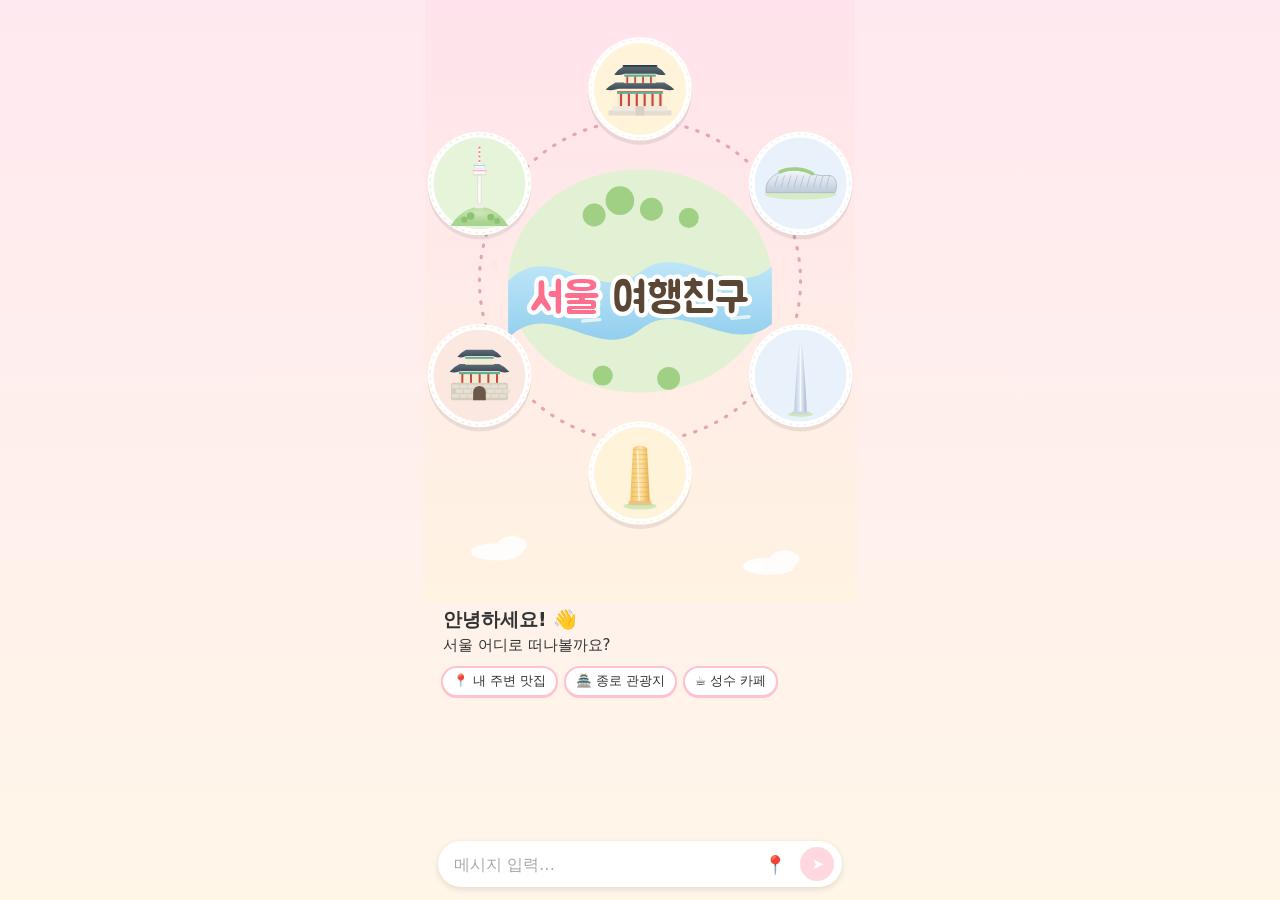
<file: static/index.html>
<!doctype html>
<html lang="ko">
<head>
  <meta charset="utf-8">
  <meta name="viewport" content="width=device-width, initial-scale=1, viewport-fit=cover">
  <meta name="theme-color" content="#ffe9f0">
  <title>서울 여행 친구</title>
  <link rel="preconnect" href="https://fonts.googleapis.com">
  <link rel="preconnect" href="https://fonts.gstatic.com" crossorigin>
  <link rel="stylesheet" href="https://fonts.googleapis.com/css2?family=Jua&amp;display=swap">
  <link rel="stylesheet" href="css/app.css">
</head>
<body>
  <main class="app" id="app">
    <section class="home" id="home"></section>
    <section class="result" id="result" hidden></section>
    <form class="inp" id="inp" autocomplete="off">
      <input id="msg" name="message" type="text" maxlength="500" placeholder="메시지 입력…" aria-label="메시지 입력">
      <button type="button" class="gps" id="gps" aria-label="현재 위치 사용">📍</button>
      <button type="submit" class="send" id="send" aria-label="보내기" disabled>➤</button>
    </form>
  </main>
  <script type="module" src="js/app.js"></script>
</body>
</html>
</file>
<file: static/css/app.css>
/* 서울 여행 친구 — 확정 시안(docs/superpowers/mockups) 색·크기를 393px 폭 기준으로 옮김 */
:root {
  --pink: #ff8fa3;
  --orange: #ff9f43;
  --cream: #fdf6e3;
  --bg-top: #ffe9f0;
  --bg-bottom: #fff6e8;
  --pink-line: #ffc2cf;
  --pink-soft: #ffd6df;
  --ink: #333;
  --brown: #5a4632;
  --muted: #aaa;
}

* { box-sizing: border-box; }
html, body { margin: 0; height: 100%; }
body {
  background: linear-gradient(var(--bg-top), var(--bg-bottom)) fixed;
  color: var(--ink);
  font-family: "Pretendard", "Apple SD Gothic Neo", "Malgun Gothic", "Noto Sans KR", system-ui, sans-serif;
  font-size: 15px;
  -webkit-tap-highlight-color: transparent;
}
button { font: inherit; color: inherit; cursor: pointer; }
[hidden] { display: none !important; }

.app {
  max-width: 430px;
  margin: 0 auto;
  height: 100vh;
  height: 100dvh;
  display: flex;
  flex-direction: column;
  background: linear-gradient(var(--bg-top), var(--bg-bottom));
  overflow: hidden;
  position: relative;
}

/* ---------- 첫 화면 S2a ---------- */
.home { flex: 1; min-height: 0; overflow-y: auto; display: flex; flex-direction: column; }
/* 화면이 짧으면(9:16 휴대폰) 그림이 줄어들어 인사말·칩이 입력창에 가리지 않게 함 (늘어나지는 않음) */
.home-art { display: block; width: 100%; flex: 0 1 auto; min-height: 220px; }
/* 포인터를 따라다니는 🎒 (follower.js) — 클릭을 막지 않음 */
.follower {
  position: fixed; left: 0; top: 0; z-index: 50; pointer-events: none; user-select: none;
  font-size: 24px; line-height: 1; opacity: 0; transition: opacity .35s ease;
  will-change: transform; filter: drop-shadow(0 2px 2px rgba(200, 90, 120, .25));
}
.follower.show { opacity: 1; }
.hello { padding: 4px 18px 10px; line-height: 1.45; font-size: 15px; }
.hello b { font-size: 19px; display: block; margin-bottom: 1px; }
.home-chips { display: flex; flex-wrap: wrap; gap: 6px; padding: 0 16px 12px; }
.home-chip {
  font-size: 12.5px; padding: 5px 10px; border-radius: 999px; background: #fff; white-space: nowrap;
  border: 2px solid var(--pink-line); box-shadow: 0 1px 0 var(--pink-line);
}
.home-chip:active { transform: translateY(1px); box-shadow: none; }

/* ---------- 입력창 ---------- */
.inp {
  margin: 0 13px 13px; flex-shrink: 0;
  display: flex; align-items: center; gap: 8px;
  background: #fff; border-radius: 999px; padding: 6px 8px 6px 16px;
  box-shadow: 0 2px 6px rgba(0, 0, 0, .12);
}
.inp input {
  flex: 1; min-width: 0; border: 0; outline: 0; background: transparent;
  /* 16px 미만이면 iPhone Safari가 입력창을 누를 때 화면을 확대하고 되돌리지 않음 */
  font: inherit; font-size: 16px; color: var(--ink); padding: 5px 0;
}
.inp input::placeholder { color: var(--muted); }
.inp .gps {
  margin-left: auto; border: 0; background: transparent; font-size: 18px;
  width: 34px; height: 34px; border-radius: 50%; display: flex; align-items: center; justify-content: center;
}
/* 보내기: 분홍 동그라미, 글자가 없거나 답을 기다리는 중이면 흐리게 */
.inp .send {
  flex-shrink: 0; border: 0; width: 34px; height: 34px; border-radius: 50%;
  background: var(--pink); color: #fff; font-size: 15px; line-height: 1;
  display: flex; align-items: center; justify-content: center; padding: 0 0 0 2px;
  box-shadow: 0 1px 0 var(--pink-line); transition: opacity .15s ease;
}
.inp .send:disabled { opacity: .35; cursor: default; box-shadow: none; }
.inp .send:not(:disabled):active { transform: translateY(1px); }
.inp .gps.on { background: #e9f1ff; box-shadow: 0 0 0 2px #4f8cff55; }

/* ---------- 일러스트 지도 (시안 result-screen.html) ---------- */
.map {
  position: relative; margin: 0 13px; flex-shrink: 0;
  aspect-ratio: 4 / 3.5; border-radius: 26px; overflow: hidden;
  border: 3px solid #fff; box-shadow: 0 2px 10px rgba(220, 120, 150, .2);
  background: var(--cream);
}
/* 펼친 지도 바로 아래 얇은 손잡이 "▴ 지도 접기" (예전 상단 바 토글 글자 모양 그대로) */
.handle {
  display: block; width: 100%; flex-shrink: 0; text-align: center;
  border: 0; background: none; padding: 4px 0; color: #c07a8a; font-size: 14px;
}
.map svg { position: absolute; inset: 0; width: 100%; height: 100%; display: block; }
.pin {
  position: absolute; transform: translate(-50%, -42px);
  display: flex; flex-direction: column; align-items: center;
  background: none; border: 0; padding: 0; margin: 0;
  font-size: 12px; font-weight: 700; color: var(--brown); z-index: 1;
}
.pin .head {
  width: 36px; height: 36px; border-radius: 50% 50% 50% 0; transform: rotate(-45deg);
  display: flex; align-items: center; justify-content: center;
  border: 2.5px solid #fff; box-shadow: 0 2px 5px rgba(0, 0, 0, .25); transition: transform .15s;
}
.pin .head span { transform: rotate(45deg); font-size: 18px; line-height: 1; }
.pin.on { z-index: 3; }
.pin.on .head { transform: rotate(-45deg) scale(1.25); }
.pin .lbl {
  margin-top: 4px; background: #fff; padding: 1px 8px; border-radius: 9px; white-space: nowrap;
  box-shadow: 0 1px 3px rgba(0, 0, 0, .15); max-width: 130px; overflow: hidden; text-overflow: ellipsis;
}
.pin.on .lbl { margin-top: 9px; }
.pin.nolbl .lbl { visibility: hidden; }
.pin.tour .head { background: var(--pink); }
.pin.food .head { background: var(--orange); }
.me {
  position: absolute; width: 18px; height: 18px; border-radius: 50%; background: #4f8cff;
  border: 3px solid #fff; box-shadow: 0 0 0 8px rgba(79, 140, 255, .2); transform: translate(-50%, -50%); z-index: 0;
}
.legend {
  position: absolute; left: 10px; bottom: 10px; background: #fffd; padding: 3px 10px;
  border-radius: 10px; font-size: 12px; color: var(--brown); z-index: 4;
}
.legend.up { bottom: auto; top: 10px; } /* .top은 상단 바 클래스와 겹쳐서 쓰지 않음 */

/* ---------- 결과 화면 (시안 result-screen.html / result-folded-b.html) ---------- */
.result { flex: 1; min-height: 0; display: flex; flex-direction: column; }
.top {
  display: flex; justify-content: space-between; align-items: center;
  padding: 10px 16px; font-weight: 700; font-size: 17px; flex-shrink: 0;
}
/* 워드마크 시안 A: 랜드마크 배지(40px) + Jua "서울 여행친구" 두 색 */
.top .brand { display: inline-flex; align-items: center; gap: 8px; }
.top .badge { width: 40px; height: 40px; flex-shrink: 0; perspective: 200px; }
.top .badge svg { display: block; width: 40px; height: 40px; }
.top .brand-name {
  font-family: "Jua", "Pretendard", "Apple SD Gothic Neo", "Malgun Gothic", "Noto Sans KR", system-ui, sans-serif;
  font-weight: 400; font-size: 21px; line-height: 1.2; color: var(--brown);
}
.top .brand-name .seoul { color: #ff6f8d; }
/* "새 대화": 예전 상단 "지도 접기" 토글 글자 모양 그대로 */
.top .newchat {
  border: 0; background: none; padding: 4px 0; font-weight: 400; color: #c07a8a; font-size: 14px;
}

/* 정보 카드 */
.card {
  position: relative; margin: 10px 13px 0; flex-shrink: 0;
  background: #fff; border-radius: 22px; box-shadow: 0 6px 16px rgba(200, 90, 120, .15);
  padding: 12px; display: flex; gap: 12px;
  animation: pop .18s ease-out;
}
@keyframes pop { from { transform: translateY(6px); opacity: 0; } to { transform: none; opacity: 1; } }
.card .img {
  position: relative; width: 80px; height: 80px; border-radius: 17px; flex-shrink: 0; overflow: hidden;
  display: flex; align-items: center; justify-content: center; font-size: 36px;
}
.card .img.food { background: #ffe2c4; }
.card .img.tour { background: #ffd9e1; }
.card .img img { position: absolute; inset: 0; width: 100%; height: 100%; object-fit: cover; }
.card .body { flex: 1; min-width: 0; }
.card .name { padding-right: 18px; }
.card b { font-size: 17px; }
.card .row { font-size: 14px; color: #666; margin-top: 4px; line-height: 1.35; word-break: keep-all; overflow-wrap: break-word; }
.card .row .none { color: #aaa; }
.card .tag { display: inline-block; font-size: 12px; padding: 1px 9px; border-radius: 999px; margin-left: 5px; vertical-align: 2px; }
.card .tag.food { background: #fff1e0; color: #c46a12; }
/* 코스: 카드 칸 배지 · 칩 순번 원 */
.card .step { display: inline-block; font-size: 12px; padding: 1px 8px; border-radius: 999px; margin-left: 5px; vertical-align: 2px; background: #fff; border: 1.5px solid #ffb3c1; color: #c4506b; }
.chip .n.circle { display: inline-block; width: 18px; height: 18px; line-height: 18px; border-radius: 50%; background: var(--pink); color: #fff; text-align: center; font-size: 12px; margin-right: 5px; }
.chip.food .n.circle { background: var(--orange); }
.card .tag.tour { background: #ffe6ec; color: #c4506b; }
.card .x {
  position: absolute; top: 8px; right: 10px; border: 0; background: none; color: #bbb; font-size: 16px; padding: 4px;
}

/* 대화 */
.chat { flex: 1; min-height: 0; overflow-y: auto; padding: 8px 16px; scroll-behavior: smooth; }
.bub { padding: 10px 15px; border-radius: 20px; margin: 8px 0; max-width: 86%; line-height: 1.45; width: fit-content; word-break: keep-all; overflow-wrap: break-word; }
.bub.u { background: var(--pink); color: #fff; margin-left: auto; border-bottom-right-radius: 6px; }
.bub.b { background: #fff; border-bottom-left-radius: 6px; box-shadow: 0 1px 0 var(--pink-soft); }
.bub.err { color: #c4506b; box-shadow: 0 0 0 1.5px #ffb3c1; }
.bub.typing { display: flex; gap: 5px; padding: 14px 16px; }
.bub.typing i { width: 7px; height: 7px; border-radius: 50%; background: #e3a6b4; animation: blink 1s infinite ease-in-out; }
.bub.typing i:nth-child(2) { animation-delay: .15s; }
.bub.typing i:nth-child(3) { animation-delay: .3s; }
@keyframes blink { 0%, 80%, 100% { opacity: .3; transform: translateY(0); } 40% { opacity: 1; transform: translateY(-3px); } }

/* 접힘 B안: 요약 바 + 장소 칩 */
.fold {
  margin: 0 13px; flex-shrink: 0; width: auto; text-align: left;
  background: #fff; border: 0; border-radius: 22px; padding: 11px 15px;
  display: flex; align-items: center; gap: 10px;
  box-shadow: 0 2px 10px rgba(220, 120, 150, .18); font-size: 15px;
}
.fold .mini {
  width: 56px; height: 38px; border-radius: 11px; background: var(--cream); position: relative;
  overflow: hidden; flex-shrink: 0; border: 2px solid #ffe0e8;
}
.fold .mini i { position: absolute; width: 9px; height: 9px; border-radius: 50%; transform: translate(-50%, -50%); }
.fold .sum { min-width: 0; display: flex; white-space: nowrap; }
.fold .sum b { overflow: hidden; text-overflow: ellipsis; }
.fold .sum span { flex-shrink: 0; margin-left: .3em; }
.fold .open { margin-left: auto; color: #ff6b8a; font-weight: 700; font-size: 14px; white-space: nowrap; }
.chips {
  display: flex; gap: 8px; overflow-x: auto; padding: 10px 13px 2px; flex-shrink: 0;
  scrollbar-width: none;
}
.chips::-webkit-scrollbar { display: none; }
.chip {
  flex-shrink: 0; background: #fff; border-radius: 999px; padding: 6px 13px; font-size: 14px;
  box-shadow: 0 1px 3px rgba(0, 0, 0, .08); border: 2px solid; white-space: nowrap;
}
.chip.food { border-color: #ffc58f; }
.chip.tour { border-color: #ffb3c1; }
.chip[aria-pressed="true"] { background: #fff7f9; }
.chip.food[aria-pressed="true"] { border-color: var(--orange); }
.chip.tour[aria-pressed="true"] { border-color: var(--pink); }
.inp .gps.wait { opacity: .5; animation: blink 1s infinite ease-in-out; }
.inp .gps:disabled { cursor: default; }
</file>
